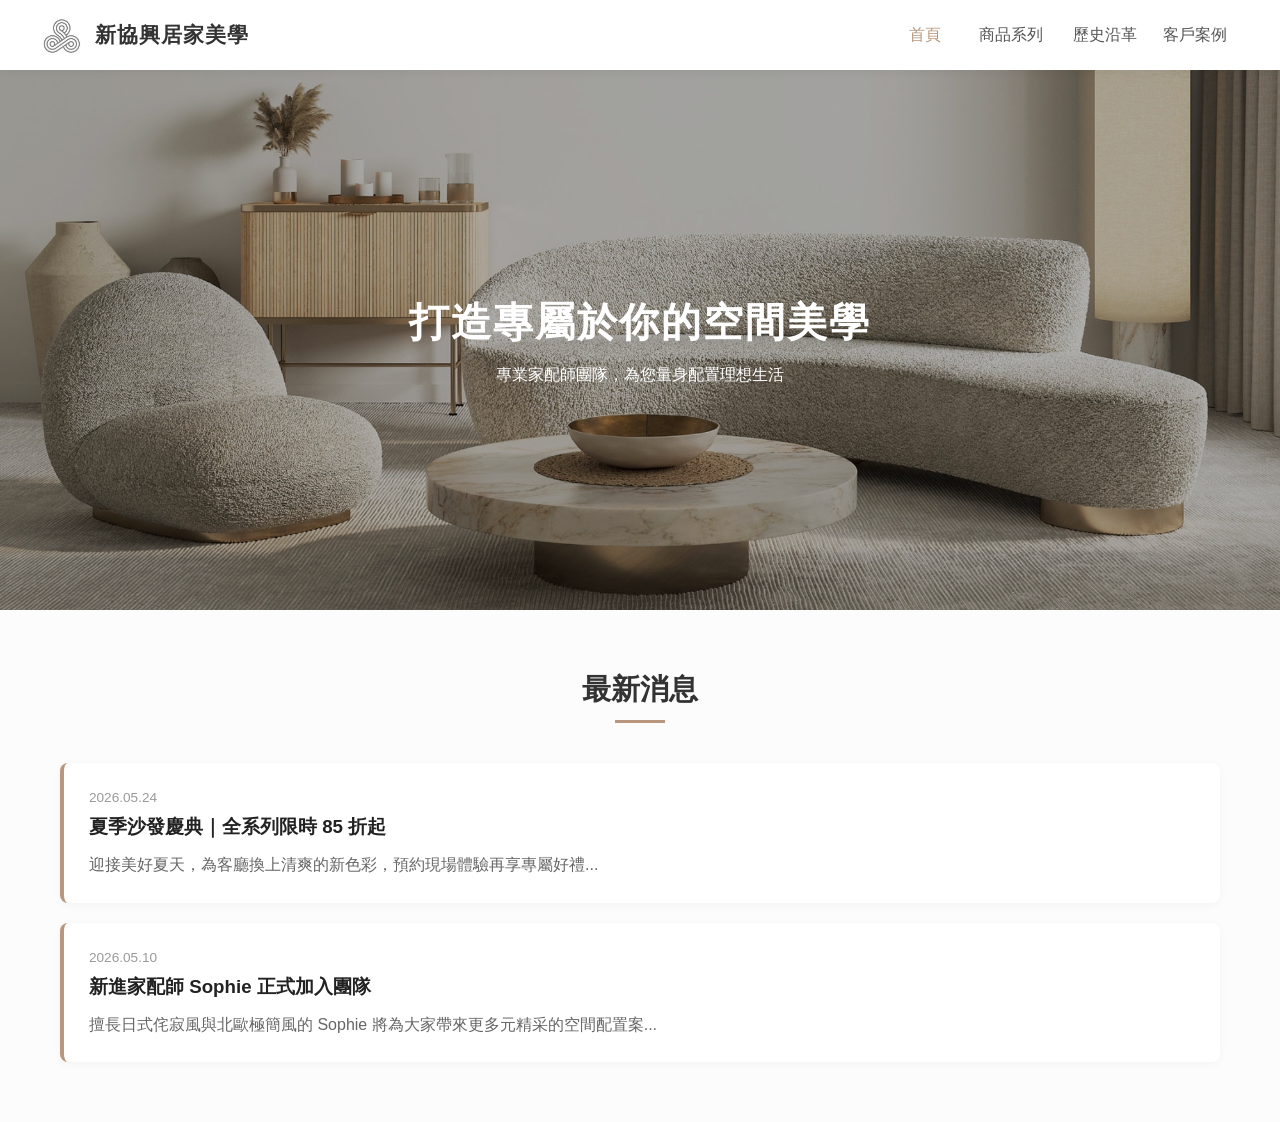
<file: index.html>
<!DOCTYPE html>
<html lang="zh-TW">
<head>
    <meta charset="UTF-8">
    <meta name="viewport" content="width=device-width, initial-scale=1.0">
    <title>新協興居家美學|官方網站</title>
    <link rel="stylesheet" href="style.css">
</head>
<body>

<header class="navbar">
    <div class="logo-container">
        <img src="images/logo.jpg" alt="家具店 Logo" class="logo">
        <span class="shop-name">新協興居家美學</span>
    </div>
    <div class="menu-toggle">☰</div>
    <nav class="nav-menu">
        <ul>
            <li><a href="index.html" class="active">首頁</a></li>

            <li class="dropdown">
                <a href="#">商品系列 <span class="arrow"></span></a>
                <ul class="dropdown-content">
                    <li class="dropdown-submenu">
                        <a href="#">沙發<span class="arrow right-arrow"></span></a>

                        <ul class="submenu-content">
                            <li><a href="#">L 型沙發</a></li>
                            <li><a href="#">三人座沙發</a></li>
                            <li><a href="#">單人沙發</a></li>
                            <li><a href="#">貓抓皮沙發</a></li>
                        </ul>
                    </li>
                    <li class="dropdown-submenu">
                        <a href="#">精選單椅 <span class="arrow right-arrow"></span></a>

                        <ul class="submenu-content">
                            <li><a href="#">休閒單椅</a></li>
                            <li><a href="#">吧檯椅</a></li>
                            <li><a href="#">辦公椅</a></li>
                            <li><a href="#">造型化妝椅</a></li>
                        </ul>
                    </li>
                    <li><a href="#">實木餐桌</a></li>
                </ul>
            </li>

            <li><a href="about.html">歷史沿革</a></li>
            <li><a href="example.html">客戶案例</a></li>
        </ul>
    </nav>
</header>

<section class="hero-section">
    <div class="hero-text">
        <h1>打造專屬於你的空間美學</h1>
        <p>專業家配師團隊，為您量身配置理想生活</p>
    </div>
</section>

<section class="news-section">
    <h2 class="section-title">最新消息</h2>
    <div class="news-container">
        <div class="news-card">
            <span class="news-date">2026.05.24</span>
            <h3>夏季沙發慶典｜全系列限時 85 折起</h3>
            <p>迎接美好夏天，為客廳換上清爽的新色彩，預約現場體驗再享專屬好禮...</p>
        </div>
        <div class="news-card">
            <span class="news-date">2026.05.10</span>
            <h3>新進家配師 Sophie 正式加入團隊</h3>
            <p>擅長日式侘寂風與北歐極簡風的 Sophie 將為大家帶來更多元精采的空間配置案...</p>
        </div>
    </div>
</section>
<script>
    // 抓取漢堡按鈕和選單的元素
    const menuToggle = document.querySelector('.menu-toggle');
    const navMenu = document.querySelector('.nav-menu > ul');

    // 當點擊漢堡按鈕時，幫選單加上或移除 'show' 這個標籤
    if(menuToggle) {
        menuToggle.addEventListener('click', () => {
            navMenu.classList.toggle('show');
        });
    }
</script>
</body>
</html>
</file>
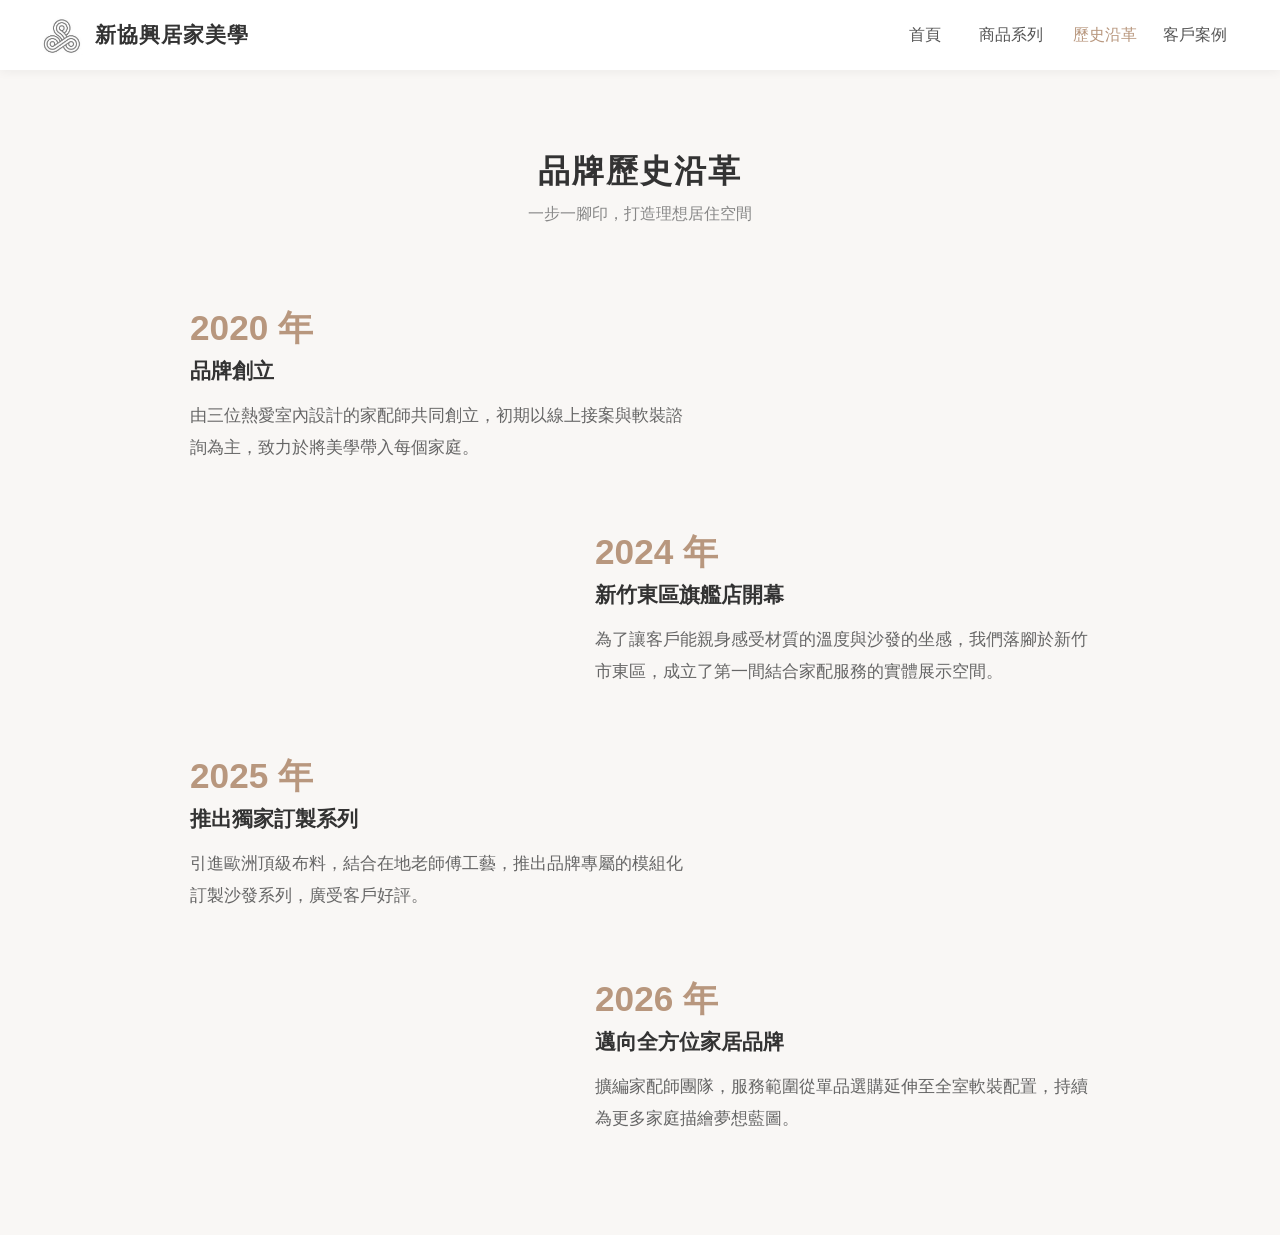
<file: about.html>
<!DOCTYPE html>
<html lang="zh-TW">
<head>
    <meta charset="UTF-8">
    <meta name="viewport" content="width=device-width, initial-scale=1.0">
    <title>歷史沿革 | 美學家居</title>
    <link rel="stylesheet" href="style.css">
</head>
<body>

<header class="navbar">
    <div class="logo-container">
        <img src="images/logo.jpg" alt="家具店 Logo" class="logo">
        <span class="shop-name">新協興居家美學</span>
    </div>
    <div class="menu-toggle">☰</div>
    <nav class="nav-menu">
        <ul>
            <li><a href="index.html">首頁</a></li>
            <li class="dropdown">
                <a href="#">商品系列 <span class="arrow"></span></a>
                <ul class="dropdown-content">
                    <li class="dropdown-submenu">
                        <a href="#">沙發<span class="arrow right-arrow"></span></a>

                        <ul class="submenu-content">
                            <li><a href="#">L 型沙發</a></li>
                            <li><a href="#">三人座沙發</a></li>
                            <li><a href="#">單人沙發</a></li>
                            <li><a href="#">貓抓皮沙發</a></li>
                        </ul>
                    </li>
                    <li class="dropdown-submenu">
                        <a href="#">精選單椅 <span class="arrow right-arrow"></span></a>

                        <ul class="submenu-content">
                            <li><a href="#">休閒單椅</a></li>
                            <li><a href="#">吧檯椅</a></li>
                            <li><a href="#">辦公椅</a></li>
                            <li><a href="#">造型化妝椅</a></li>
                        </ul>
                    </li>
                    <li><a href="#">實木餐桌</a></li>
                </ul>
            </li>

            <li><a href="about.html" class="active">歷史沿革</a></li>
            <li><a href="example.html">客戶案例</a></li>
        </ul>
    </nav>
</header>

<section class="history-section">
    <div class="history-title">
        <h2>品牌歷史沿革</h2>
        <p>一步一腳印，打造理想居住空間</p>
    </div>

    <div class="timeline">

        <div class="timeline-item left">
            <div class="timeline-content">
                <h3>2020 年</h3>
                <h4>品牌創立</h4>
                <p>由三位熱愛室內設計的家配師共同創立，初期以線上接案與軟裝諮詢為主，致力於將美學帶入每個家庭。</p>
            </div>
        </div>

        <div class="timeline-item right">
            <div class="timeline-content">
                <h3>2024 年</h3>
                <h4>新竹東區旗艦店開幕</h4>
                <p>為了讓客戶能親身感受材質的溫度與沙發的坐感，我們落腳於新竹市東區，成立了第一間結合家配服務的實體展示空間。</p>
            </div>
        </div>

        <div class="timeline-item left">
            <div class="timeline-content">
                <h3>2025 年</h3>
                <h4>推出獨家訂製系列</h4>
                <p>引進歐洲頂級布料，結合在地老師傅工藝，推出品牌專屬的模組化訂製沙發系列，廣受客戶好評。</p>
            </div>
        </div>

        <div class="timeline-item right">
            <div class="timeline-content">
                <h3>2026 年</h3>
                <h4>邁向全方位家居品牌</h4>
                <p>擴編家配師團隊，服務範圍從單品選購延伸至全室軟裝配置，持續為更多家庭描繪夢想藍圖。</p>
            </div>
        </div>

    </div>
</section>
<script>
    const items = document.querySelectorAll('.timeline-item');

    const observerOptions = {
        root: null,
        threshold: 0.1,
        rootMargin: "0px 0px -50px 0px"
    };

    const observer = new IntersectionObserver((entries, observer) => {
        // entries 代表「同一個瞬間」進入畫面的卡片們
        // 我們用 index (排序號碼) 來計算它們該延遲多久出現
        entries.forEach((entry, index) => {
            if (entry.isIntersecting) {

                // setTimeout 是一個計時器
                // index * 400 代表：第0張不延遲，第1張延遲 0.4 秒，第2張延遲 0.8 秒
                setTimeout(() => {
                    entry.target.classList.add('appear');
                }, index * 400);

                observer.unobserve(entry.target);
            }
        });
    }, observerOptions);

    items.forEach(item => {
        observer.observe(item);
    });

    //手機版
    const menuToggle = document.querySelector('.menu-toggle');
    const navMenu = document.querySelector('.nav-menu > ul');

    // 當點擊漢堡按鈕時，幫選單加上或移除 'show' 這個標籤
    if(menuToggle) {
        menuToggle.addEventListener('click', () => {
            navMenu.classList.toggle('show');
        });
    }

</script>

</body>
</html>
</file>
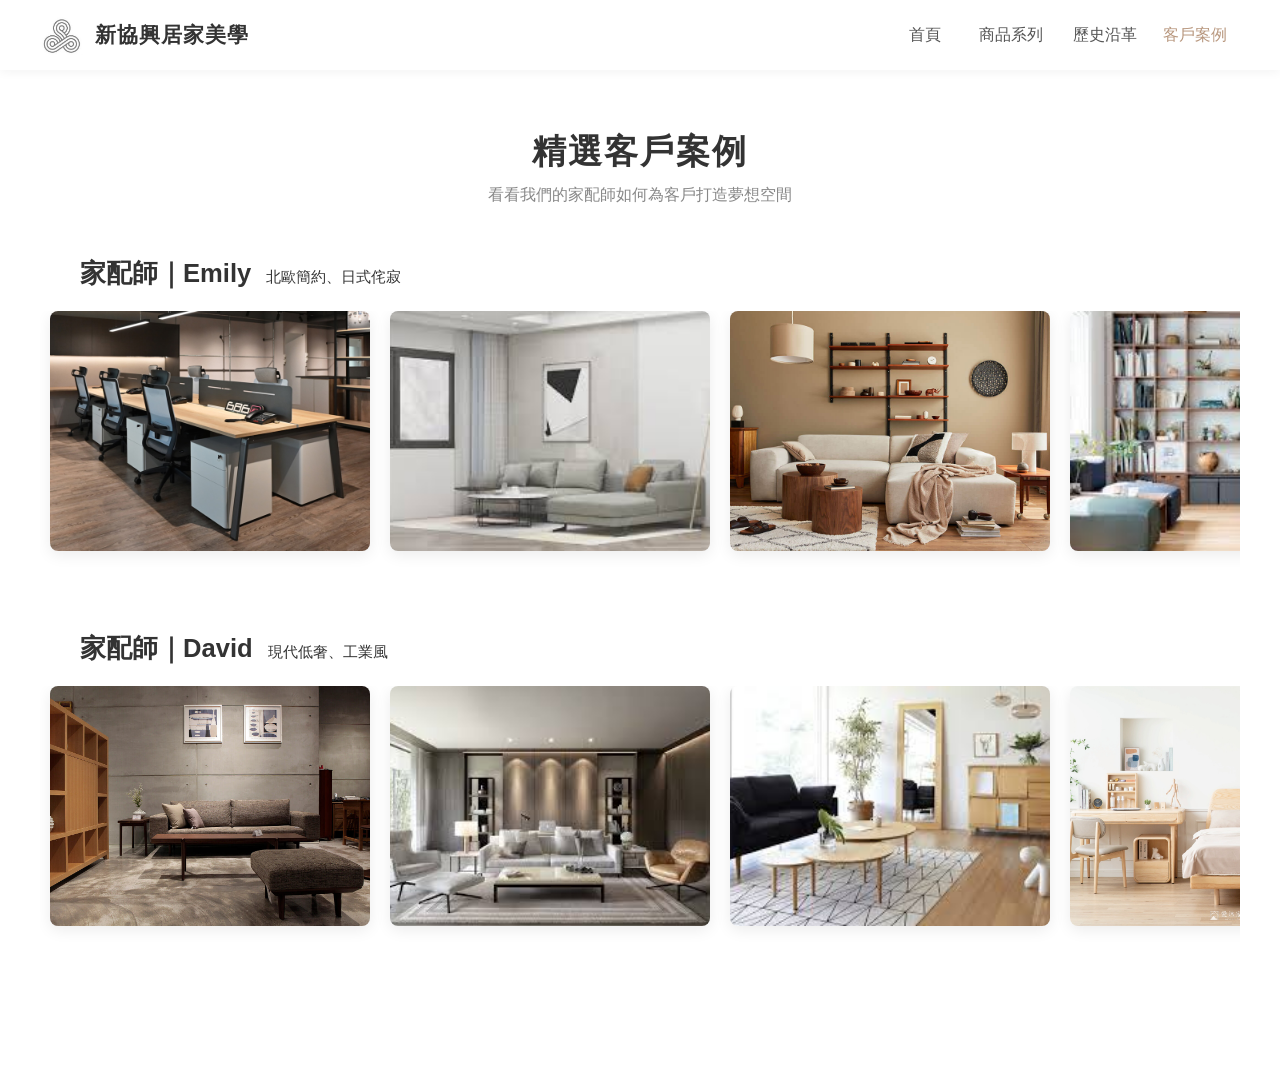
<file: example.html>
<!DOCTYPE html>
<html lang="zh-TW">
<head>
    <meta charset="UTF-8">
    <meta name="viewport" content="width=device-width, initial-scale=1.0">
    <title>客戶案例 | 新協興居家美學</title>
    <link rel="stylesheet" href="style.css">
</head>
<body>

<header class="navbar">
    <div class="logo-container">
        <img src="images/logo.jpg" alt="家具店 Logo" class="logo">
        <span class="shop-name">新協興居家美學</span>
    </div>

    <div class="menu-toggle">☰</div>

    <nav class="nav-menu">
        <ul>
            <li><a href="index.html">首頁</a></li>

            <li class="dropdown">
                <a href="#">商品系列 <span class="arrow"></span></a>
                <ul class="dropdown-content">
                    <li class="dropdown-submenu">
                        <a href="#">沙發<span class="arrow right-arrow"></span></a>
                        <ul class="submenu-content">
                            <li><a href="#">L 型沙發</a></li>
                            <li><a href="#">三人座沙發</a></li>
                            <li><a href="#">單人沙發</a></li>
                            <li><a href="#">貓抓皮沙發</a></li>
                        </ul>
                    </li>
                    <li class="dropdown-submenu">
                        <a href="#">精選單椅 <span class="arrow right-arrow"></span></a>
                        <ul class="submenu-content">
                            <li><a href="#">休閒單椅</a></li>
                            <li><a href="#">吧檯椅</a></li>
                            <li><a href="#">辦公椅</a></li>
                            <li><a href="#">造型化妝椅</a></li>
                        </ul>
                    </li>
                    <li><a href="#">實木餐桌</a></li>
                </ul>
            </li>

            <li><a href="about.html">歷史沿革</a></li>
            <li><a href="example.html" class="active">客戶案例</a></li>
        </ul>
    </nav>
</header>

<section class="cases-section">
    <div class="cases-header">
        <h2>精選客戶案例</h2>
        <p>看看我們的家配師如何為客戶打造夢想空間</p>
    </div>

    <div class="stylist-group">
        <div class="stylist-info">
            <h3 class="stylist-name">家配師｜Emily</h3>
            <span class="stylist-style">北歐簡約、日式侘寂</span>
        </div>
        <div class="photo-slider">
            <img src="images/Emily/1.jpg" alt="案例照片" class="case-photo">
            <img src="images/Emily/2.jpg" alt="案例照片" class="case-photo">
            <img src="images/Emily/3.jpg" alt="案例照片" class="case-photo">
            <img src="images/Emily/4.jpg" alt="案例照片" class="case-photo">
            <img src="images/Emily/5.jpg" alt="案例照片" class="case-photo">
        </div>
    </div>

    <div class="stylist-group">
        <div class="stylist-info">
            <h3 class="stylist-name">家配師｜David</h3>
            <span class="stylist-style">現代低奢、工業風</span>
        </div>
        <div class="photo-slider">
            <img src="images/david/1.jpg" alt="案例照片" class="case-photo">
            <img src="images/david/2.jpg" alt="案例照片" class="case-photo">
            <img src="images/david/3.jpg" alt="案例照片" class="case-photo">
            <img src="images/david/4.jpg" alt="案例照片" class="case-photo">
        </div>
    </div>
</section>

<script>
    // 抓出畫面上所有的照片牆區塊
    const sliders = document.querySelectorAll('.photo-slider');

    sliders.forEach(slider => {
        // 🌟 無縫接軌的魔法：把裡面的照片複製一份貼在後面
        slider.innerHTML += slider.innerHTML;

        let isPaused = false;
        let scrollSpeed = 1;  // 每次移動的距離 (數字越大滑越快)

        // 設定一個計時器，每 40 毫秒執行一次滑動 (速度比之前稍慢一點，更柔和)
        setInterval(() => {
            if (!isPaused) {
                slider.scrollLeft += scrollSpeed;

                // 🌟 關鍵邏輯：超過總捲軸長度一半時，瞬間減去一半回到原點
                if (slider.scrollLeft >= slider.scrollWidth / 2) {
                    slider.scrollLeft -= slider.scrollWidth / 2;
                }
            }
        }, 40);

        // 當客人的滑鼠移到照片上時，暫停滑動
        slider.addEventListener('mouseenter', () => isPaused = true);
        slider.addEventListener('mouseleave', () => isPaused = false);
        slider.addEventListener('touchstart', () => isPaused = true);
        slider.addEventListener('touchend', () => isPaused = false);
    });

    // 手機版漢堡選單開關
    const menuToggle = document.querySelector('.menu-toggle');
    const navMenu = document.querySelector('.nav-menu > ul');

    if(menuToggle) {
        menuToggle.addEventListener('click', () => {
            navMenu.classList.toggle('show');
        });
    }
</script>

</body>
</html>
</file>
<file: style.css>
/* ==================== 1. 全域重設 ==================== */
* {
    box-sizing: border-box;
    margin: 0;
    padding: 0;
    font-family: 'Helvetica Neue', Arial, sans-serif;
}

body {
    background-color: #fcfcfc;
    color: #333;
}

/* ==================== 2. 導覽列與下拉選單 ==================== */
.dropdown-content, .submenu-content {
    list-style: none; /* 這一行就是把點點變不見的魔法 */
    padding: 0;
    margin: 0;
}

.navbar {
    display: flex;
    justify-content: space-between; /* 讓 Logo 在最左，選單在最右 */
    align-items: center;
    padding: 15px 40px;
    background-color: #ffffff;
    box-shadow: 0 2px 10px rgba(0,0,0,0.05);
    position: sticky;
    top: 0;
    z-index: 1000;
}

.logo-container {
    display: flex;
    align-items: center;
    gap: 12px;
}

.logo {
    height: 40px;
    width: auto;
}

.shop-name {
    font-size: 1.3rem;
    font-weight: bold;
    letter-spacing: 1px;
}

/* 選單清單 */
.nav-menu > ul {
    list-style: none;
    display: flex;
    align-items: center;
}

.nav-menu > ul > li {
    width: 90px; /* 給予固定的寬度，你可以依喜好微調數字 */
    text-align: center; /* 讓文字在 110px 的框框內絕對置中 */
}
.nav-menu a {
    text-decoration: none;
    color: #555;
    font-size: 1rem;
    font-weight: 500;
    transition: color 0.3s;
}

.nav-menu a:hover, .nav-menu a.active {
    color: #b8977e; /* 典雅的家具店大地色 */
}

.arrow {
    font-size: 0.7rem;
    margin-left: 4px;
    display: inline-block;
    transition: transform 0.3s;
}

/* 下拉選單核心邏輯 */
.dropdown {
    position: relative; /* 讓子選單可以相對定位 */
}

.dropdown-content {
    display: none; /* 預設隱藏 */
    position: absolute;
    top: 100%; /* 從按鈕下方掉出來 */
    left: 0;
    background-color: #ffffff;
    box-shadow: 0 4px 12px rgba(0,0,0,0.1);
    border-radius: 4px;
    padding: 10px 0;
    min-width: 120px;
}


.dropdown-content li a {
    display: block;
    padding: 10px 20px;
    font-size: 0.95rem;
}

.dropdown-content li a:hover {
    background-color: #f5f5f5;
}

/* 當滑鼠移到商品系列上時：1. 顯示選單 2. 讓箭頭旋轉 */
.dropdown:hover .dropdown-content {
    display: block;
}

.dropdown:hover .arrow {
    transform: rotate(180deg);
}

/* ==================== 第三層細項選單 (沙發分類) ==================== */

/* 1. 讓帶有第三層選單的 <li> 可以相對定位 */
.dropdown-submenu {
    position: relative;
}

.submenu-content {
    display: none;
    position: absolute;
    top: 0;
    right: auto; /* 💡 關鍵：從父元素的「最左側邊緣」開始展開 */
    left: 100%;  /* 💡 取消原本向右的設定 */
    background-color: #ffffff;
    box-shadow: -4px 4px 12px rgba(0,0,0,0.1); /* 💡 陰影改向左下方，看起來更立體 */
    border-radius: 4px;
    min-width: 120px;
}

.submenu-content li a {
    display: block;
    padding: 10px 20px;
    font-size: 0.95rem;
}

.submenu-content li a:hover {
    background-color: #f5f5f5;
}

/* 🌟 修正 2：加入 > 符號，確保只有滑鼠碰到「所有沙發」時才展開，不會提早打開 */
.dropdown-submenu:hover > .submenu-content {
    display: block;
}

/* 讓向左的箭頭靠右對齊 */
.left-arrow {
    font-size: 0.6rem;
    float: right;
    margin-top: 4px;
}

/* ==================== 主視覺大圖區 ==================== */
.hero-section {
    height: 60vh; /* 佔據螢幕高度的 60% */
    background: linear-gradient(rgba(0,0,0,0.3), rgba(0,0,0,0.3)), url('images/1.jpg') no-repeat center center/cover;
    /* 上面這行會自動幫照片蓋上一層半透明黑影，讓白字更明顯。請記得在 images 放一張 hero.jpg */
    display: flex;
    justify-content: center;
    align-items: center;
    text-align: center;
    color: #fff;
}

.hero-text h1 {
    font-size: 2.5rem;
    margin-bottom: 15px;
    letter-spacing: 2px;
}

/* ==================== 最新消息區塊 ==================== */
.news-section {
    max-width: 1200px;
    margin: 60px auto;
    padding: 0 20px;
}

.section-title {
    text-align: center;
    font-size: 1.8rem;
    margin-bottom: 40px;
    position: relative;
}

/* 在標題下方加一條好看的小裝飾線 */
.section-title::after {
    content: '';
    display: block;
    width: 50px;
    height: 3px;
    background-color: #b8977e;
    margin: 10px auto 0 auto;
}

.news-container {
    display: flex;
    flex-direction: column;
    gap: 20px;
}

.news-card {
    background-color: #fff;
    padding: 25px;
    border-radius: 8px;
    box-shadow: 0 2px 8px rgba(0,0,0,0.04);
    border-left: 4px solid #b8977e; /* 消息左側的主題色線條 */
}

.news-date {
    font-size: 0.85rem;
    color: #999;
}

.news-card h3 {
    margin: 8px 0 12px 0;
    color: #222;
}

.news-card p {
    color: #666;
    line-height: 1.6;
}

/* ==================== 5. 歷史沿革頁面 (無中線交疊版) ==================== */

.history-section {
    padding: 80px 20px;
    background-color: #f9f7f5; /* 溫暖的底色 */
    overflow: hidden;
}

.history-title {
    text-align: center;
    margin-bottom: 60px;
}

.history-title h2 {
    font-size: 2rem;
    color: #333;
    margin-bottom: 10px;
    letter-spacing: 2px;
}

.history-title p {
    color: #888;
}

/* 容器設定 */
.timeline {
    position: relative;
    max-width: 900px; /* 控制整個區塊的最大寬度 */
    margin: 0 auto;
}

/* 每個區塊的基礎設定 */
.timeline-item {
    width: 55%;
    position: relative;
    opacity: 0;

    /* 統一動畫速度：1.2秒滑入 */
    transition: opacity 2.5s cubic-bezier(0.2, 0.8, 0.2, 1),
    transform 2.5s cubic-bezier(0.2, 0.8, 0.2, 1);
}

/* 左側區塊：預設往「左邊」躲起來 (-100px) */
.left {
    margin-right: auto;
    margin-left: 0;
    transform: translateX(-100px);
}

/* 右側區塊：預設往「右邊」躲起來 (100px) */
.right {
    margin-left: auto;
    margin-right: 0;
    transform: translateX(100px);
}

/* 當 JS 加上 appear 時，透明度變 1，且回到正中間 (0) 的位置 */
.timeline-item.appear {
    opacity: 1;
    transform: translateX(0);
}

/* 🌟 關鍵 2：讓第二個以後的區塊往上提，產生「上下堆疊」的立體層次感 */
.timeline-item + .timeline-item {
    margin-top: 25px;
}


/* 為了讓交疊時有漂亮的前後順序，偶數層次高，奇數層次低 */
.timeline-item:nth-child(odd) { z-index: 1; }
.timeline-item:nth-child(even) { z-index: 2; }


/* 內容卡片的設計 (移除原本的點點，改為乾淨的長方形) */
.timeline-content {
    padding: 20px 0; /* 拿掉原本的白底和陰影，把左右邊距歸零，讓文字自然對齊 */
}

.timeline-content h3 {
    color: #b8977e; /* 年份維持品牌大地色 */
    font-size: 2.2rem; /* 既然沒有框框了，可以把年份稍微放大一點，更有設計感 */
    margin-bottom: 5px;
    font-weight: bold;
}

.timeline-content h4 {
    font-size: 1.3rem;
    color: #333;
    margin-bottom: 15px;
    font-weight: 600;
}

.timeline-content p {
    color: #666;
    line-height: 1.9;
    font-size: 1.05rem;
}

/* ==================== 6. 客戶案例頁面 ==================== */

.cases-section {
    padding: 60px 0; /* 上下留白，左右不留白以便照片可以滑到螢幕邊緣 */
    background-color: #ffffff;
}

.cases-header {
    text-align: center;
    margin-bottom: 50px;
}

.cases-header h2 {
    font-size: 2.1rem;
    color: #333;
    letter-spacing: 2px;
    margin-bottom: 10px;
}

.cases-header p {
    color: #888;
}

/* 每一組家配師的區塊 */
.stylist-group {
    max-width: 1200px; /* 🌟 新增：設定最大寬度，這就是你想要的「無形的框」 */
    margin: 0 auto 60px auto;
}

/* 家配師的名字與風格標籤 */
.stylist-info {
    padding: 0 40px; /* 讓文字跟導覽列的左右邊界對齊 */
    margin-bottom: 20px;
    display: flex;
    align-items: baseline; /* 讓名字和風格的底部對齊 */
    gap: 15px;
}

.stylist-name {
    font-size: 1.6rem;
    color: #333;
    font-weight: 600;
}

.stylist-style {
    font-size: 0.95rem; /* 維持小字 */
    color: #333; /* 改成深黑色（與一般內文相同） */

}

/* 核心：左右滑動照片牆 */
.photo-slider {
    display: flex;
    overflow-x: auto; /* 啟動水平滾動 */
    padding: 0 40px 20px 40px; /* 左右留白，下方留白給捲軸或陰影 */
    gap: 20px; /* 照片之間的間距 */

    scrollbar-width: none;
}

/* 隱藏預設的醜醜捲軸 (針對 Chrome, Safari) */
.photo-slider::-webkit-scrollbar {
    display: none;
}

/* 照片本體樣式 */
.case-photo {
    /* 🌟 強制固定大小：這裡你可以隨時修改想要的寬度和高度 */
    width: 320px;
    height: 240px;
    flex: 0 0 320px; /* 確保 Flexbox 不會把照片擠扁 */

    object-fit: cover; /* 確保照片裁切完美，比例不變形 */
    border-radius: 8px;
    box-shadow: 0 4px 15px rgba(0,0,0,0.08);

    /* 🌟 原本的 scroll-snap-align 也要刪除 */
    transition: transform 0.3s ease;
}

/* 滑鼠碰到照片時，照片會微微放大 */
.case-photo:hover {
    transform: scale(1.03);
}

/* ==================== 漢堡按鈕 (電腦版預設隱藏) ==================== */
.menu-toggle {
    display: none; /* 電腦版不顯示 */
    font-size: 2rem;
    color: #333;
    cursor: pointer;
}

/* ==================== RWD 手機版設定 (螢幕寬度小於 768px 時啟動) ==================== */
@media (max-width: 768px) {
    /* 1. 讓 header 可以作為定位的基準 */
    .navbar {
        position: relative;
        padding: 15px 20px;
    }

    /* 2. 顯示漢堡按鈕 */
    .menu-toggle {
        display: block;
        position: absolute; /* 🌟 絕對定位：讓它脫離原本的排版限制 */
        right: 20px;        /* 🌟 距離螢幕右邊緣 20px */
        top: 50%;           /* 🌟 往下推 50% */
        transform: translateY(-50%); /* 🌟 完美垂直置中對齊 */
    }

    /* 3. 隱藏原本的橫向選單，並改成直向下拉式 */
    .nav-menu > ul {
        display: none; /* 預設先藏起來 */
        flex-direction: column;
        position: absolute;
        top: 100%; /* 從 header 正下方開始展開 */
        left: 0;
        width: 100%;
        background-color: #ffffff;
        box-shadow: 0 5px 10px rgba(0,0,0,0.1);
        z-index: 1000;
    }

    /* 🌟 這是 JS 會呼叫的魔法標籤：加上 .show 之後就會顯示出來 */
    .nav-menu > ul.show {
        display: flex;
    }

    /* 4. 選單項目在手機上要佔滿整行 */
    .nav-menu > ul > li {
        width: 100%;
        padding: 15px 0;
        border-bottom: 1px solid #f0f0f0; /* 選單之間加一條淺淺的分隔線 */
    }

    /* 5. 手機版的下拉選單處理 (不懸浮，直接往下長) */
    .dropdown-content, .submenu-content {
        position: static; /* 取消浮動設定 */
        box-shadow: none;
        background-color: #fcf9f6; /* 給點淡淡的底色區分層次 */
        width: 100%;
        padding: 0;
    }


    /* ==================== 首頁 (手機版微調) ==================== */

    /* 1. 縮小首頁大標題，讓字剛好塞進手機螢幕 */
    .hero-text h1 {
        font-size: 2rem; /* 把原本超大的字體縮小 */
        line-height: 1.4; /* 稍微增加行高，避免折行時上下字疊在一起 */
        margin-bottom: 15px;
    }

    /* 2. 微調副標題的大小 */
    .hero-text p {
        font-size: 1rem;
    }

    /* 3. 讓最新消息的卡片從「左右並排」變成「上下疊加」 */
    .news-container {
        flex-direction: column; /* 讓卡片變成直向排列 */
        gap: 20px; /* 兩張卡片中間的距離 */
        padding: 0 20px; /* 避免卡片太貼螢幕邊緣 */
    }

    /* 1. 調整首頁最上方大圖區塊 (Hero Section) 的高度 */
    .hero-section {
        /* 把原本的高度縮小。50vh 代表「手機螢幕高度的一半」 */
        /* 你也可以改成明確的數字，例如 height: 350px; */
        height: 30vh;
        min-height: 300px; /* 設定一個最小高度，避免縮太扁 */

        /* ⚠️ 關鍵防呆機制：防止部分手機瀏覽器錯誤放大背景圖 */
        background-attachment: scroll;
    }

    /* 2. (可選) 如果你覺得左上角的商店 Logo 圖片也太大的話，一起縮小它 */
    .logo {
        height: 40px; /* 根據你的需求微調數字 */
        width: auto;
    }

    /* ==================== 歷史沿革 (手機版單行直排) ==================== */

    /* 1. 讓卡片寬度佔滿手機螢幕 */
    .timeline-item {
        width: 100%;
    }

    /* 2. 取消原本電腦版的「上下重疊 (margin-top 負數)」 */
    .timeline-item + .timeline-item {
        margin-top: 30px; /* 恢復成正常的上下間距 */
    }

    /* 3. 把動畫改成單純從「下方」浮現，避免從左右飛進來時把手機螢幕撐出橫向捲軸 */
    .left, .right {
        transform: translateY(40px);
    }

    /* 4. 動畫出現時回到原位 */
    .timeline-item.appear {
        transform: translateY(0);
    }

    /* ==================== 客戶案例 (手機版微調) ==================== */

    /* 1. 讓家配師名字和風格在手機上變成「上下排列」 */
    .stylist-info {
        flex-direction: column;
        gap: 8px;
        padding: 0 20px; /* 配合手機螢幕，縮小左右留白 */
    }

    /* 2. 縮小照片牆的左右留白 */
    .photo-slider {
        padding: 10px 20px 20px 20px;
    }

    /* 3. 稍微縮小照片尺寸，讓螢幕邊緣能「露出一點點」下一張，提示可以滑動 */
    .case-photo {
        width: 240px;
        height: 180px;
        flex: 0 0 240px;
    }
}
</file>
